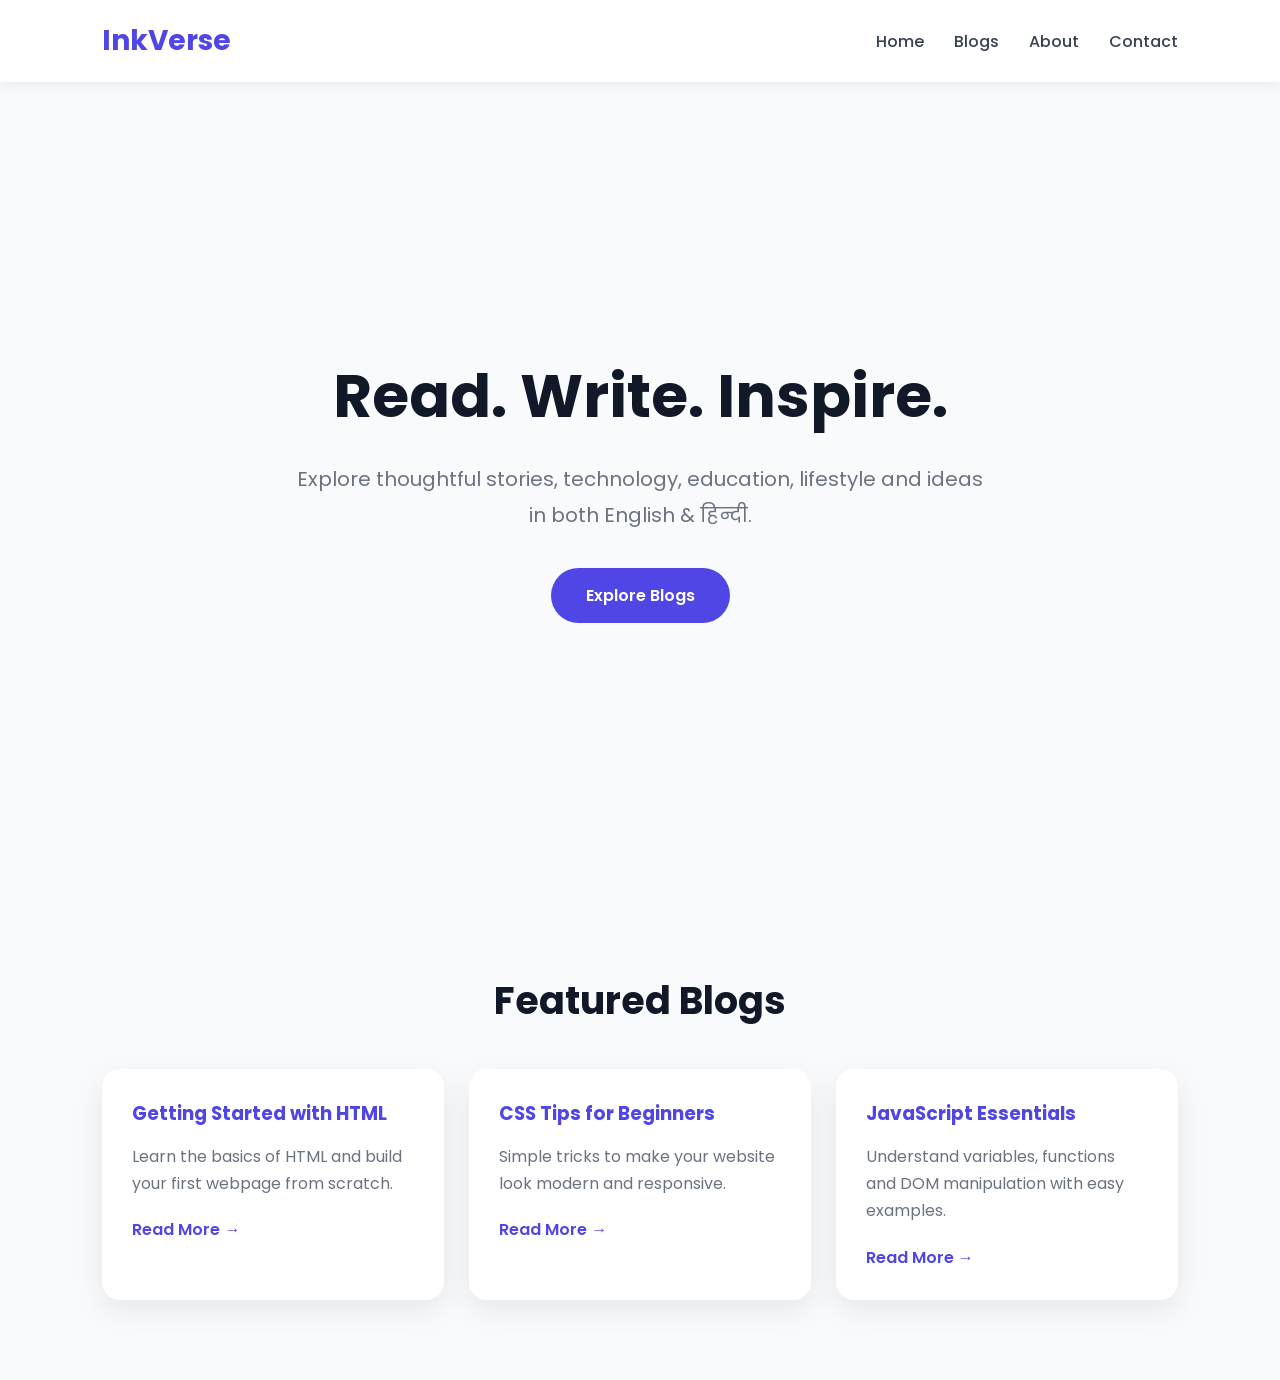
<file: index.html>
<!DOCTYPE html>
<html lang="en">
<head>
  <meta charset="UTF-8">
  <meta name="viewport" content="width=device-width, initial-scale=1.0">
  <title>InkVerse | Read. Write. Inspire.</title>

  <link rel="stylesheet" href="css/style.css">
  <link rel="stylesheet" href="css/responsive.css">
</head>
<body>

  <!-- Navbar -->
  <header>
    <nav class="navbar">
      <div class="logo">InkVerse</div>

      <ul class="nav-links">
        <li><a href="index.html">Home</a></li>
        <li><a href="blogs.html">Blogs</a></li>
        <li><a href="about.html">About</a></li>
        <li><a href="contact.html">Contact</a></li>
      </ul>
    </nav>
  </header>

  <!-- Hero Section -->
  <section class="hero">
    <h1>Read. Write. Inspire.</h1>
    <p>
      Explore thoughtful stories, technology, education, lifestyle and ideas
      in both English & हिन्दी.
    </p>

    <a href="blogs.html" class="btn">Explore Blogs</a>
  </section>
<!-- Featured Blogs -->

<section class="featured">

    <h2>Featured Blogs</h2>

    <div class="blog-container">

        <div class="blog-card">
            <h3>Getting Started with HTML</h3>
            <p>Learn the basics of HTML and build your first webpage from scratch.</p>
            <a href="blogs.html">Read More →</a>
        </div>

        <div class="blog-card">
            <h3>CSS Tips for Beginners</h3>
            <p>Simple tricks to make your website look modern and responsive.</p>
            <a href="blogs.html">Read More →</a>
        </div>

        <div class="blog-card">
            <h3>JavaScript Essentials</h3>
            <p>Understand variables, functions and DOM manipulation with easy examples.</p>
            <a href="blogs.html">Read More →</a>
        </div>

    </div>

</section>
  
  <script src="js/script.js"></script>
  <script src="js/theme.js"></script>
</body>
</html>
</file>
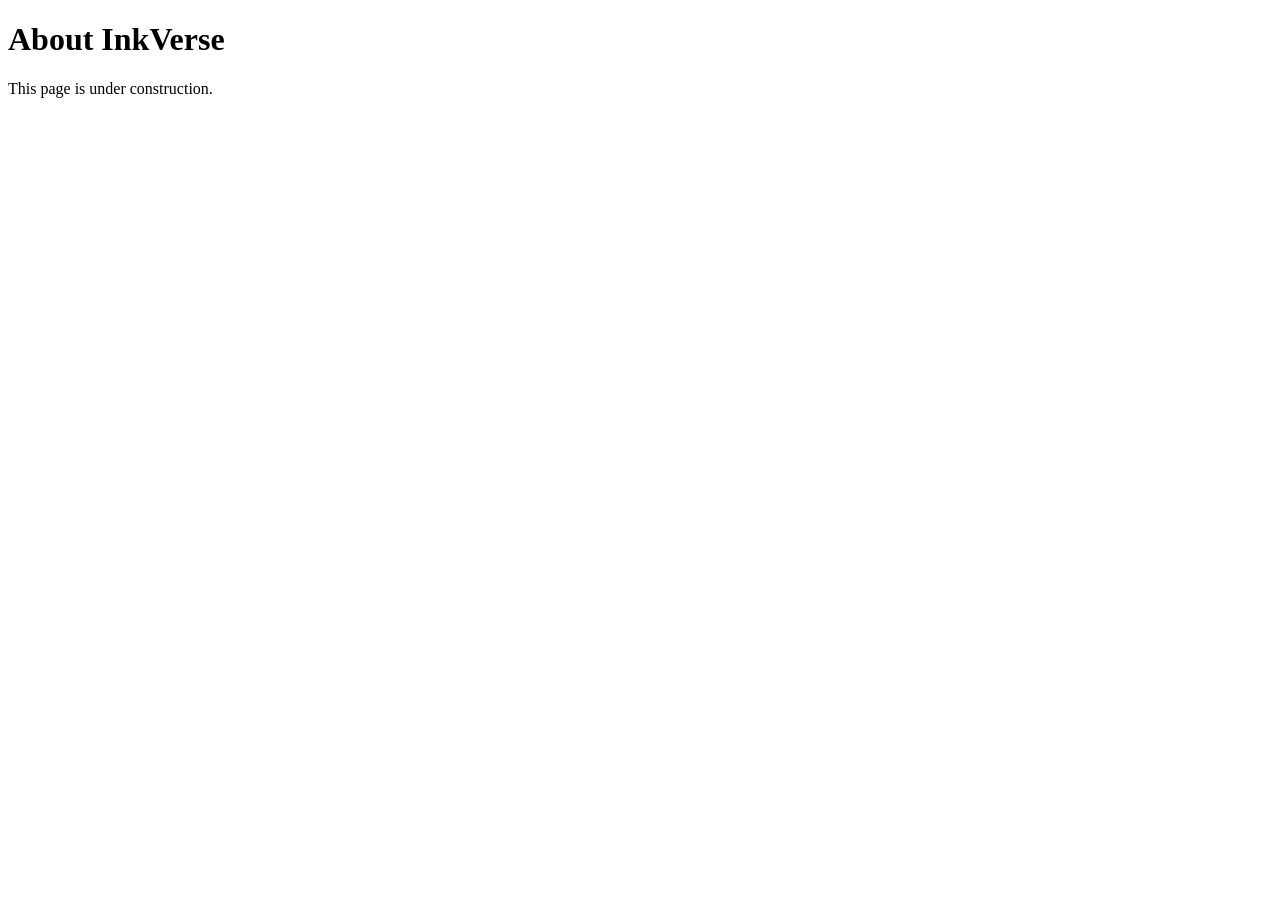
<file: about.html>
<!DOCTYPE html>
<html lang="en">
<head>
  <meta charset="UTF-8">
  <meta name="viewport" content="width=device-width, initial-scale=1.0">
  <title>About - InkVerse</title>
</head>
<body>

<h1>About InkVerse</h1>
<p>This page is under construction.</p>

</body>
</html>
</file>
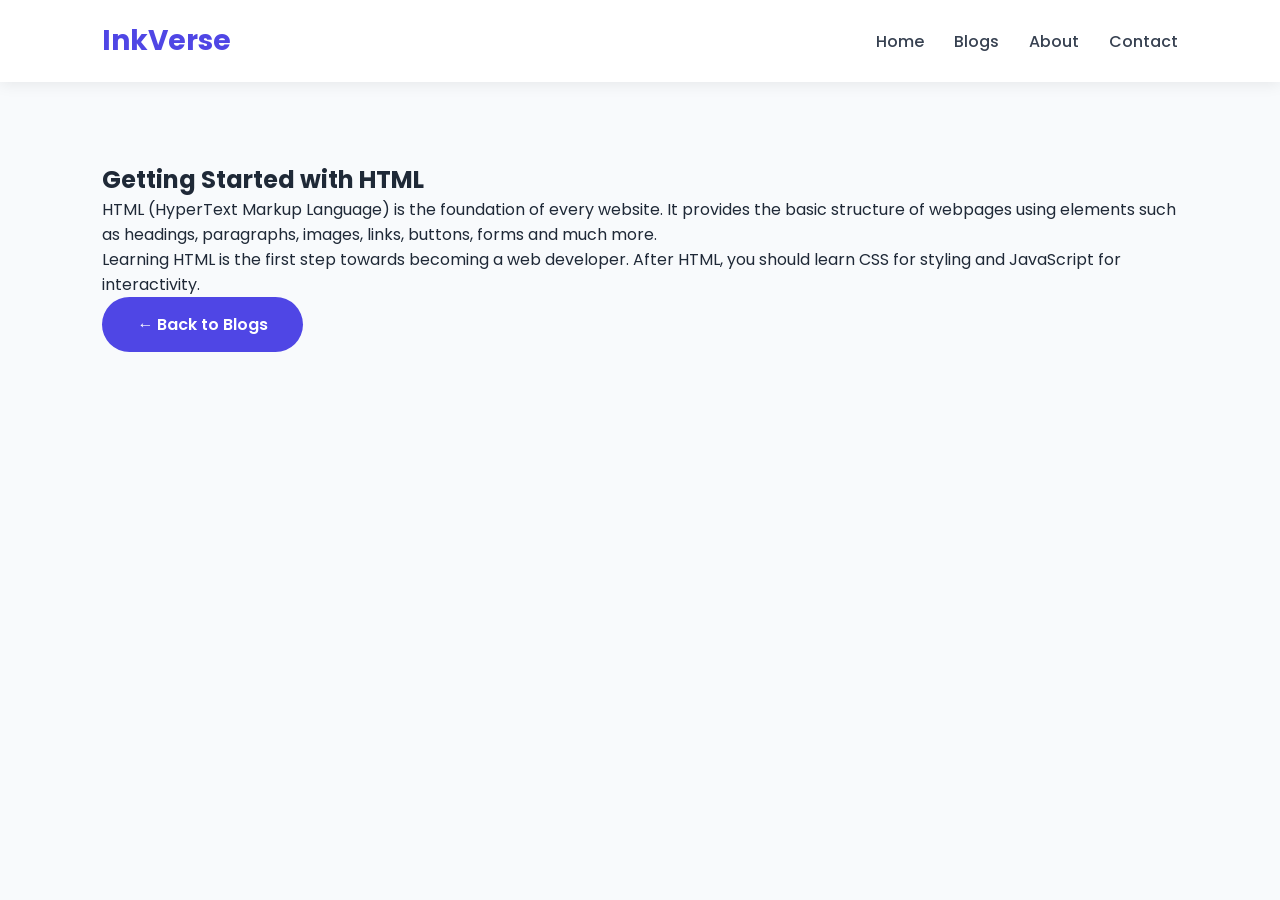
<file: blog-html.html>
<!DOCTYPE html>
<html lang="en">
<head>
<meta charset="UTF-8">
<meta name="viewport" content="width=device-width, initial-scale=1.0">
<title>Getting Started with HTML | InkVerse</title>

<link rel="stylesheet" href="css/style.css">
<link rel="stylesheet" href="css/blog.css">
</head>

<body>

<header>
<nav class="navbar">
<div class="logo">InkVerse</div>

<ul class="nav-links">
<li><a href="index.html">Home</a></li>
<li><a href="blogs.html">Blogs</a></li>
<li><a href="about.html">About</a></li>
<li><a href="contact.html">Contact</a></li>
</ul>
</nav>
</header>

<section class="featured">

<h1>Getting Started with HTML</h1>

<p>
HTML (HyperText Markup Language) is the foundation of every website.
It provides the basic structure of webpages using elements such as headings,
paragraphs, images, links, buttons, forms and much more.
</p>

<p>
Learning HTML is the first step towards becoming a web developer.
After HTML, you should learn CSS for styling and JavaScript for interactivity.
</p>

<a href="blogs.html" class="btn">← Back to Blogs</a>

</section>

</body>
</html>
</file>
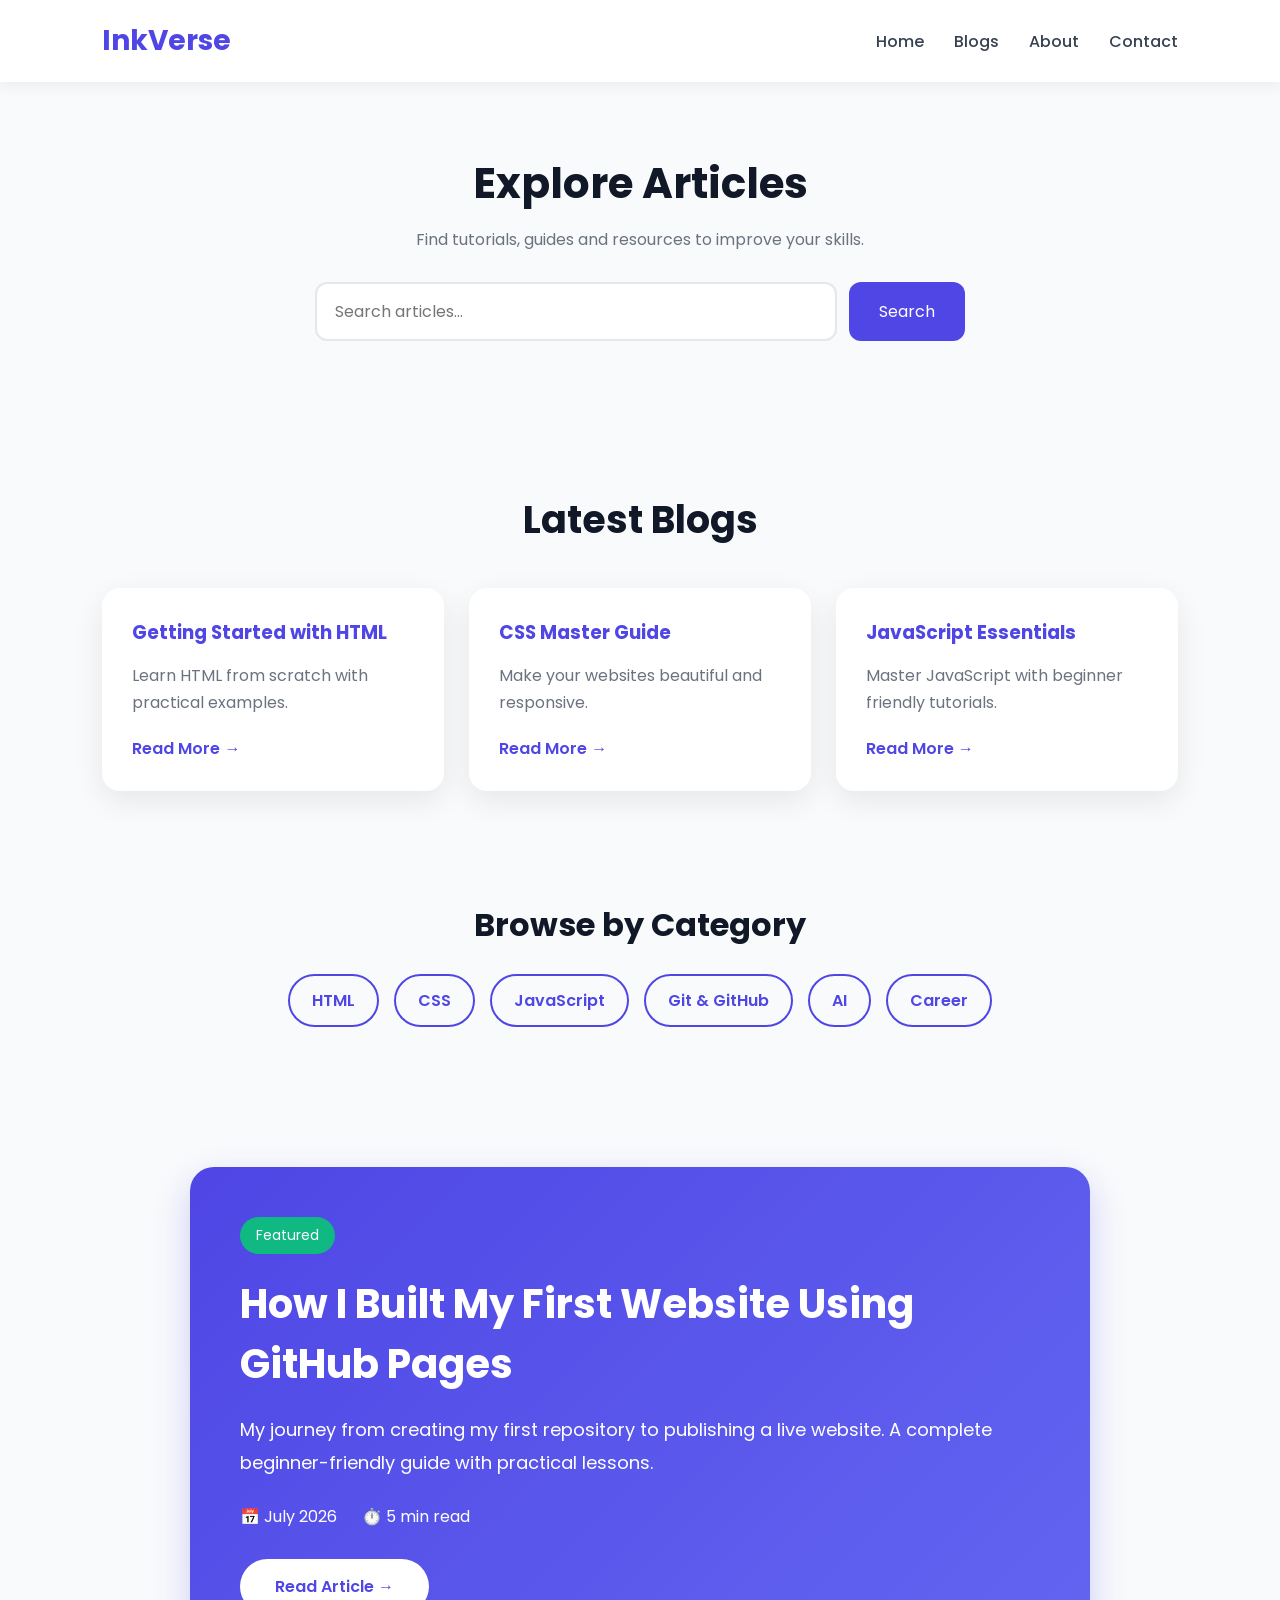
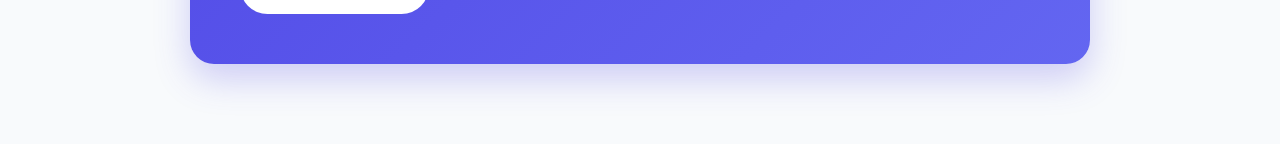
<file: blogs.html>
<!DOCTYPE html>
<html lang="en">
<head>
    <meta charset="UTF-8">
    <meta name="viewport" content="width=device-width, initial-scale=1.0">
    <title>Blogs - InkVerse</title>

    <link rel="stylesheet" href="css/style.css">
    <link rel="stylesheet" href="css/blog.css">
    <link rel="stylesheet" href="css/responsive.css">
</head>
<body>

<header>
    <nav class="navbar">
        <div class="logo">InkVerse</div>

        <ul class="nav-links">
            <li><a href="index.html">Home</a></li>
            <li><a href="blogs.html">Blogs</a></li>
            <li><a href="about.html">About</a></li>
            <li><a href="contact.html">Contact</a></li>
        </ul>
    </nav>
</header>
<!-- Search Section -->

<section class="search-section">

    <h1>Explore Articles</h1>

    <p>Find tutorials, guides and resources to improve your skills.</p>

    <div class="search-box">
        <input type="text" placeholder="Search articles...">
        <button>Search</button>
    </div>

</section>
<section class="featured">

    <h2>Latest Blogs</h2>

    <div class="blog-container">

        <div class="blog-card">
            <h3>Getting Started with HTML</h3>
            <p>Learn HTML from scratch with practical examples.</p>
            <a href="blog-html.html">Read More →</a>
        </div>

        <div class="blog-card">
            <h3>CSS Master Guide</h3>
            <p>Make your websites beautiful and responsive.</p>
            <a href="blog-css.html">Read More →</a>
        </div>

        <div class="blog-card">
            <h3>JavaScript Essentials</h3>
            <p>Master JavaScript with beginner friendly tutorials.</p>
            <a href="blog-js.html">Read More →</a>
        </div>

    </div>

</section>

</body>
</html>
<!-- Categories -->

<section class="categories">

    <h2>Browse by Category</h2>

    <div class="category-list">

        <a href="#">HTML</a>
        <a href="#">CSS</a>
        <a href="#">JavaScript</a>
        <a href="#">Git & GitHub</a>
        <a href="#">AI</a>
        <a href="#">Career</a>

    </div>

</section>
<!-- Featured Article -->

<section class="featured-article">

    <div class="featured-content">

        <span class="badge">Featured</span>

        <h2>How I Built My First Website Using GitHub Pages</h2>

        <p>
            My journey from creating my first repository to publishing a live website.
            A complete beginner-friendly guide with practical lessons.
        </p>

        <div class="meta">
            <span>📅 July 2026</span>
            <span>⏱️ 5 min read</span>
        </div>

        <a href="blog-html.html" class="btn">
            Read Article →
        </a>

    </div>

</section>
</file>
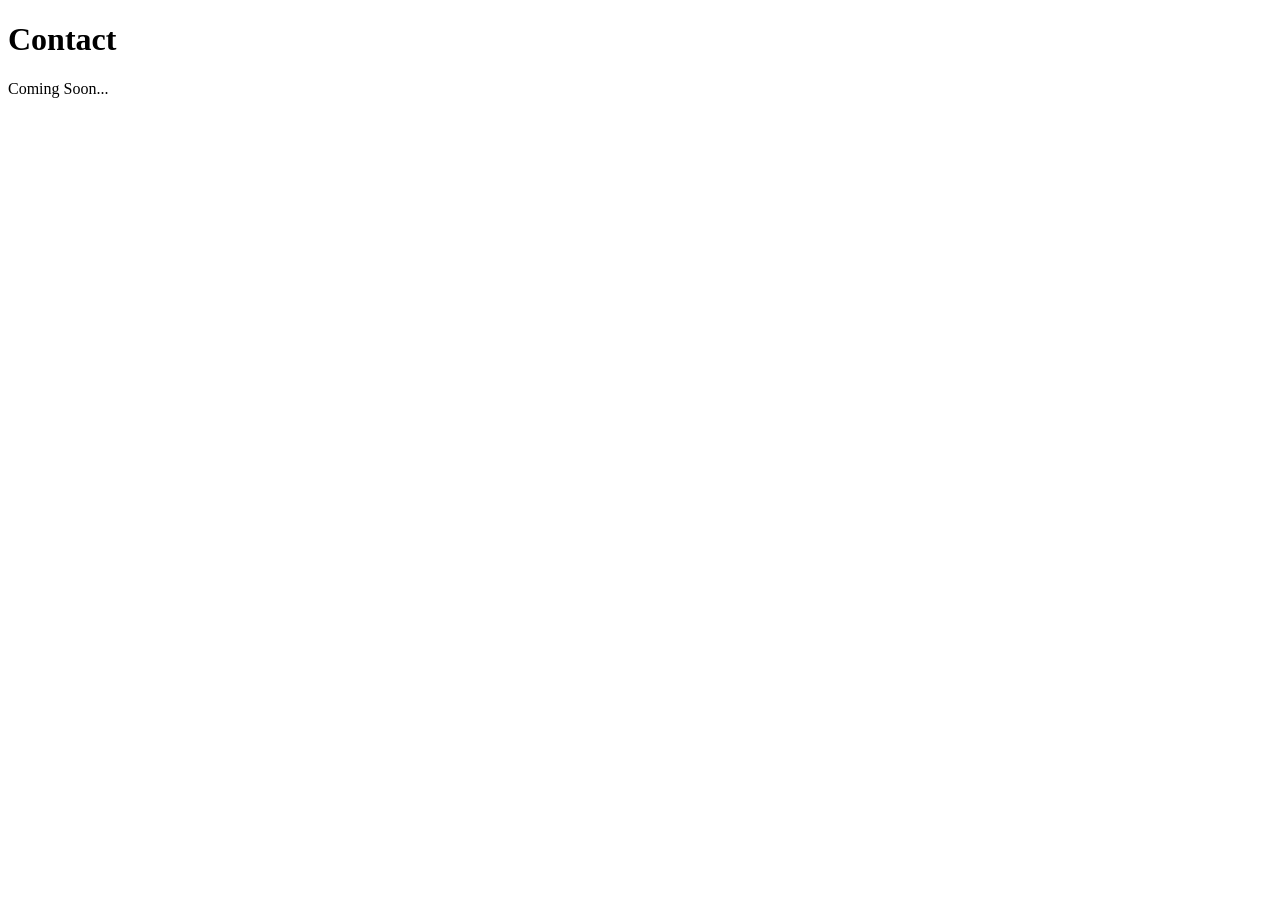
<file: contact.html>
<!DOCTYPE html>
<html lang="en">
<head>
    <meta charset="UTF-8">
    <meta name="viewport" content="width=device-width, initial-scale=1.0">
    <title>Contact - InkVerse</title>
</head>
<body>

    <h1>Contact</h1>
    <p>Coming Soon...</p>

</body>
</html>
</file>
<file: css/style.css>
/* Google Font */
@import url('https://fonts.googleapis.com/css2?family=Poppins:wght@300;400;500;600;700&display=swap');

*{
    margin:0;
    padding:0;
    box-sizing:border-box;
    font-family:'Poppins',sans-serif;
}

body{
    background:#f8fafc;
    color:#1f2937;
}

/* Navbar */

.navbar{
    display:flex;
    justify-content:space-between;
    align-items:center;
    padding:20px 8%;
    background:#ffffff;
    box-shadow:0 2px 15px rgba(0,0,0,.08);
    position:sticky;
    top:0;
    z-index:1000;
}

.logo{
    font-size:28px;
    font-weight:700;
    color:#4f46e5;
}

.nav-links{
    display:flex;
    list-style:none;
    gap:30px;
}

.nav-links a{
    text-decoration:none;
    color:#374151;
    font-weight:500;
    transition:.3s;
}

.nav-links a:hover{
    color:#4f46e5;
}

/* Hero */

.hero{
    min-height:90vh;
    display:flex;
    flex-direction:column;
    justify-content:center;
    align-items:center;
    text-align:center;
    padding:0 20px;
}

.hero h1{
    font-size:60px;
    color:#111827;
    margin-bottom:20px;
}

.hero p{
    max-width:700px;
    font-size:20px;
    color:#6b7280;
    margin-bottom:35px;
    line-height:1.8;
}

.btn{
    display:inline-block;
    padding:15px 35px;
    background:#4f46e5;
    color:#fff;
    text-decoration:none;
    border-radius:50px;
    font-weight:600;
    transition:.3s;
}

.btn:hover{
    background:#3730a3;
    transform:translateY(-3px);
}
/* Featured Blogs */

.featured{
    padding:80px 8%;
}

.featured h2{
    text-align:center;
    font-size:38px;
    margin-bottom:40px;
    color:#111827;
}

.blog-container{
    display:grid;
    grid-template-columns:repeat(auto-fit,minmax(280px,1fr));
    gap:25px;
}

.blog-card{
    background:#fff;
    padding:30px;
    border-radius:18px;
    box-shadow:0 10px 30px rgba(0,0,0,.08);
    transition:.3s;
}

.blog-card:hover{
    transform:translateY(-8px);
}

.blog-card h3{
    margin-bottom:15px;
    color:#4f46e5;
}

.blog-card p{
    color:#6b7280;
    line-height:1.7;
    margin-bottom:20px;
}

.blog-card a{
    text-decoration:none;
    font-weight:600;
    color:#4f46e5;
}
</file>
<file: css/responsive.css>
@media (max-width:768px){

.navbar{
    flex-direction:column;
    gap:15px;
    padding:18px 5%;
}

.nav-links{
    gap:18px;
    flex-wrap:wrap;
    justify-content:center;
}

.hero h1{
    font-size:40px;
}

.hero p{
    font-size:16px;
}

.btn{
    padding:12px 28px;
}

}
</file>
<file: css/blog.css>
/* Search Section */

.search-section{
    text-align:center;
    padding:70px 20px;
}

.search-section h1{
    font-size:42px;
    color:#111827;
    margin-bottom:12px;
}

.search-section p{
    color:#6b7280;
    margin-bottom:30px;
}

.search-box{
    max-width:650px;
    margin:auto;
    display:flex;
    gap:12px;
}

.search-box input{
    flex:1;
    padding:15px 18px;
    border:2px solid #e5e7eb;
    border-radius:12px;
    font-size:16px;
    outline:none;
}

.search-box input:focus{
    border-color:#4f46e5;
}

.search-box button{
    padding:15px 30px;
    border:none;
    border-radius:12px;
    background:#4f46e5;
    color:#fff;
    font-size:16px;
    cursor:pointer;
    transition:.3s;
}

.search-box button:hover{
    background:#3730a3;
}
/* Categories */

.categories{
    padding:30px 20px 60px;
    text-align:center;
}

.categories h2{
    font-size:32px;
    margin-bottom:25px;
    color:#111827;
}

.category-list{
    display:flex;
    justify-content:center;
    flex-wrap:wrap;
    gap:15px;
}

.category-list a{
    text-decoration:none;
    color:#4f46e5;
    border:2px solid #4f46e5;
    padding:12px 22px;
    border-radius:50px;
    font-weight:600;
    transition:.3s;
}

.category-list a:hover{
    background:#4f46e5;
    color:#fff;
}
/* Featured Article */

.featured-article{
    padding:80px 20px;
}

.featured-content{
    max-width:900px;
    margin:auto;
    background:linear-gradient(135deg,#4f46e5,#6366f1);
    color:#fff;
    padding:50px;
    border-radius:24px;
    box-shadow:0 15px 35px rgba(79,70,229,.25);
}

.badge{
    display:inline-block;
    background:#10b981;
    color:#fff;
    padding:8px 16px;
    border-radius:30px;
    font-size:14px;
    margin-bottom:20px;
}

.featured-content h2{
    font-size:40px;
    margin-bottom:20px;
}

.featured-content p{
    line-height:1.8;
    margin-bottom:25px;
    font-size:18px;
}

.meta{
    display:flex;
    gap:25px;
    margin-bottom:30px;
    flex-wrap:wrap;
}

.featured-content .btn{
    background:#fff;
    color:#4f46e5;
}

.featured-content .btn:hover{
    background:#f3f4f6;
}
</file>
